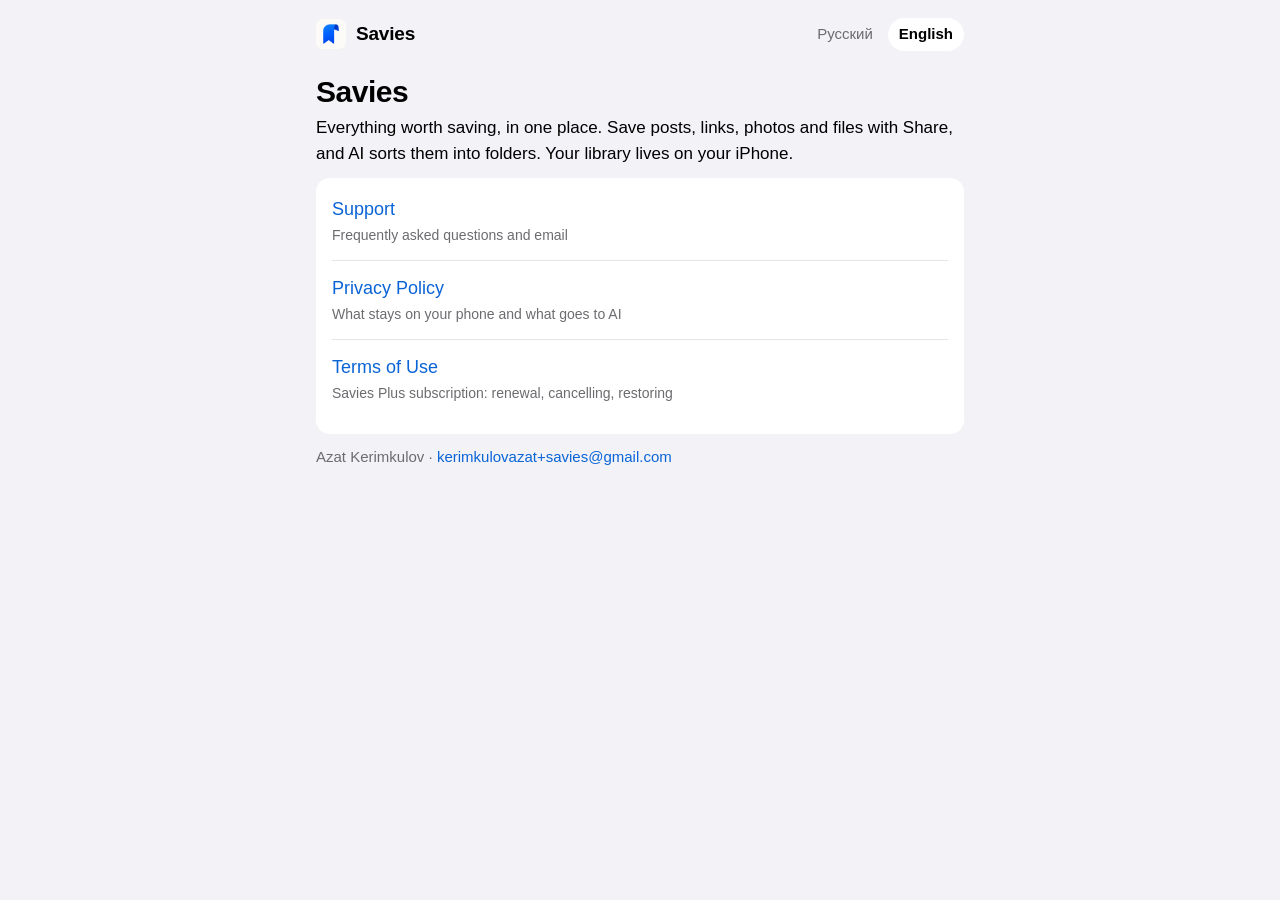
<file: index.html>
<!doctype html>
<html lang="ru">
<head>
<meta charset="utf-8">
<meta name="viewport" content="width=device-width, initial-scale=1, viewport-fit=cover">
<meta name="color-scheme" content="light dark">
<title>Savies</title>
<meta name="description" content="Savies — всё, что хочется сохранить, в одном месте. Savies — everything worth saving, in one place.">
<link rel="icon" href="icon.png">
<link rel="apple-touch-icon" href="icon.png">
<link rel="stylesheet" href="style.css">
<script>
  // Язык — как в приложении: русский для ru и языков Беларуси и Центральной Азии, остальным английский;
  // #ru или #en в адресе — выбран явно.
  (function () {
    var root = document.documentElement;
    var phone = ((navigator.languages && navigator.languages[0]) || navigator.language || '').slice(0, 2).toLowerCase();
    function pick() {
      var h = location.hash.slice(1);
      return h === 'ru' || h === 'en' ? h : ['ru', 'be', 'kk', 'ky', 'uz', 'tg'].indexOf(phone) >= 0 ? 'ru' : 'en';
    }
    function apply() { var l = pick(); root.setAttribute('data-lang', l); root.lang = l; }
    apply();
    addEventListener('hashchange', function () { apply(); scrollTo(0, 0); });
    // на соседнюю страницу — с тем же языком
    addEventListener('click', function (e) {
      var a = e.target.closest && e.target.closest('a[href*=".html"]');
      if (a) a.setAttribute('href', a.getAttribute('href').split('#')[0] + '#' + root.lang);
    });
  })();
</script>
</head>
<body>
<header class="top">
  <a class="brand" href="index.html"><img src="icon.png" alt="">Savies</a>
  <nav class="langs"><a href="#ru" data-lang="ru">Русский</a><a href="#en" data-lang="en">English</a></nav>
</header>
<main>

<article lang="ru">
  <h1>Savies</h1>
  <p>Всё, что хочется сохранить, — в одном месте. Посты, ссылки, фото и файлы сохраняются через «Поделиться», а ИИ раскладывает их по папкам. Библиотека живёт на вашем iPhone.</p>
  <div class="card">
    <ul class="links">
      <li><a href="support.html">Поддержка<small>Ответы на частые вопросы и почта</small></a></li>
      <li><a href="privacy.html">Политика конфиденциальности<small>Что хранится на телефоне и что уходит в ИИ</small></a></li>
      <li><a href="terms.html">Условия использования<small>Подписка Savies Plus: продление, отмена, восстановление</small></a></li>
    </ul>
  </div>
  <p class="muted">Azat Kerimkulov · <a href="mailto:kerimkulovazat%2Bsavies@gmail.com">kerimkulovazat+savies@gmail.com</a></p>
</article>

<article lang="en">
  <h1>Savies</h1>
  <p>Everything worth saving, in one place. Save posts, links, photos and files with Share, and AI sorts them into folders. Your library lives on your iPhone.</p>
  <div class="card">
    <ul class="links">
      <li><a href="support.html">Support<small>Frequently asked questions and email</small></a></li>
      <li><a href="privacy.html">Privacy Policy<small>What stays on your phone and what goes to AI</small></a></li>
      <li><a href="terms.html">Terms of Use<small>Savies Plus subscription: renewal, cancelling, restoring</small></a></li>
    </ul>
  </div>
  <p class="muted">Azat Kerimkulov · <a href="mailto:kerimkulovazat%2Bsavies@gmail.com">kerimkulovazat+savies@gmail.com</a></p>
</article>

</main>
</body>
</html>
</file>
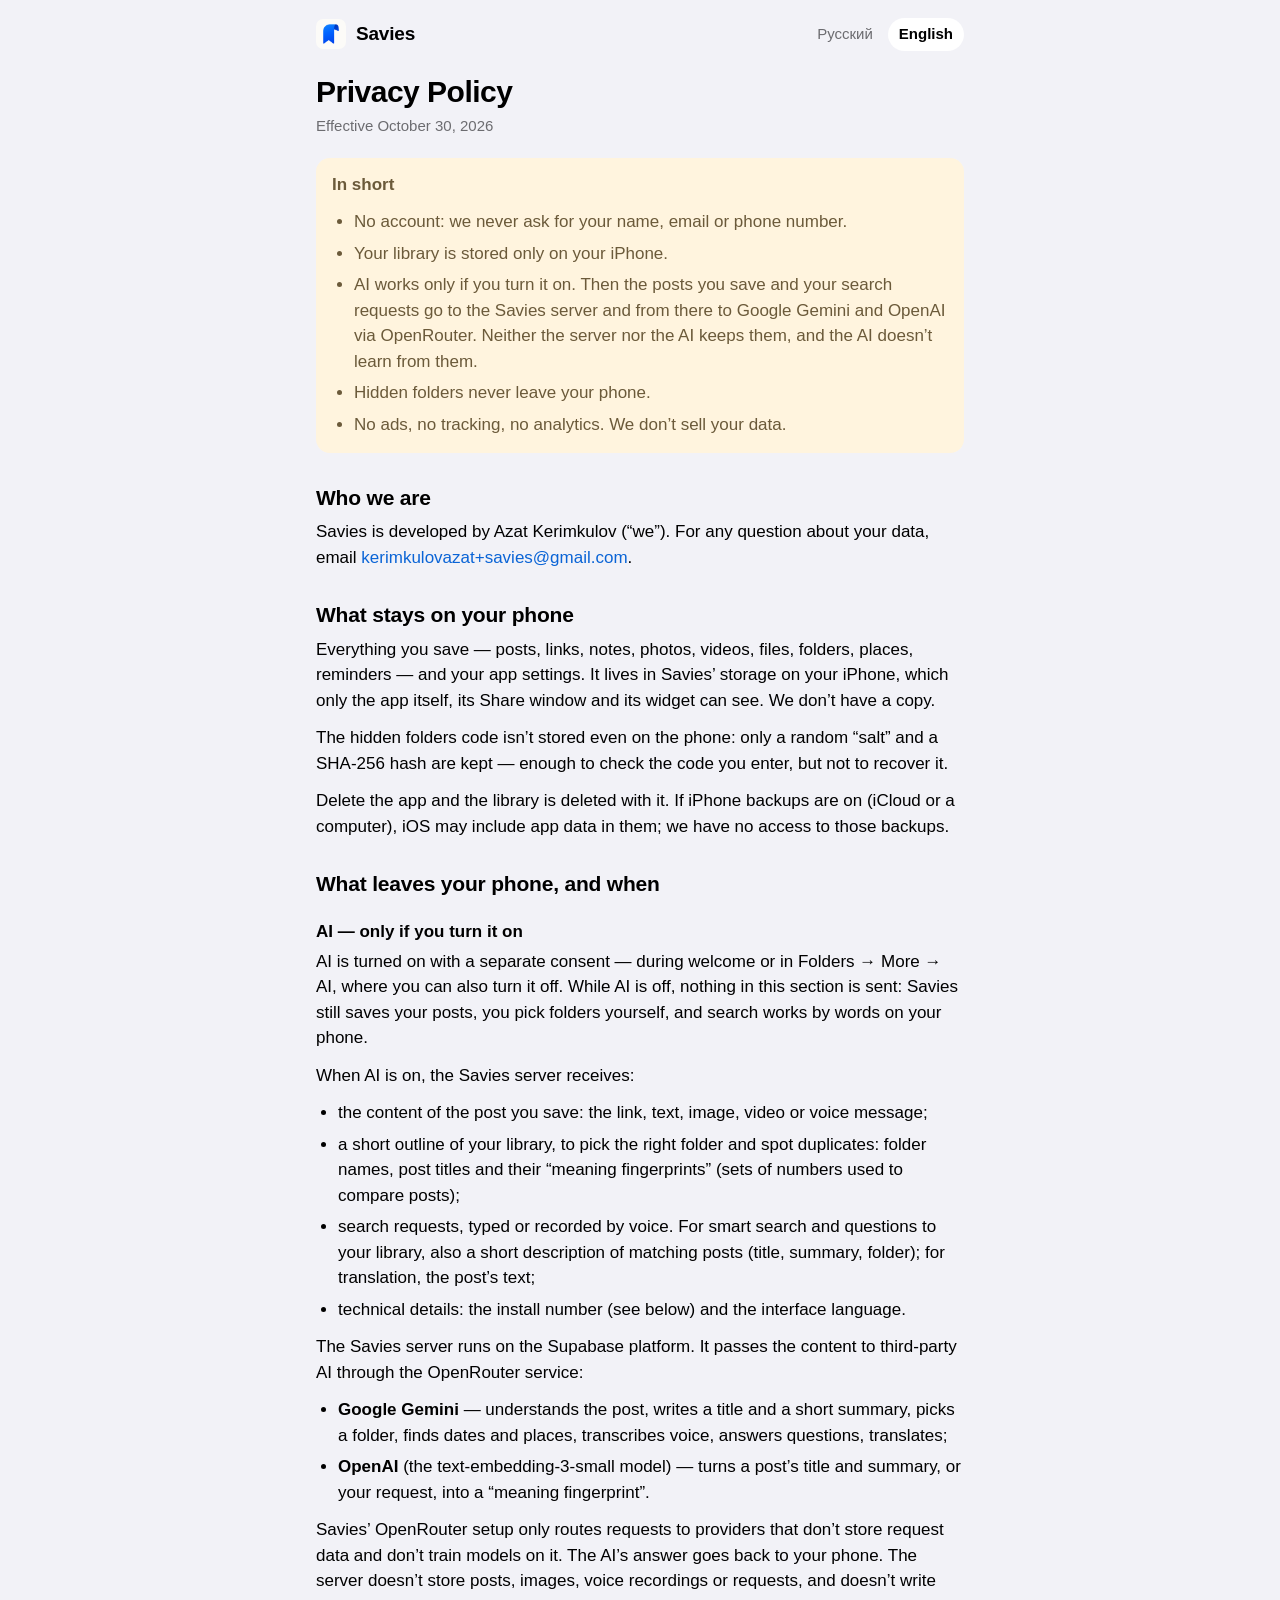
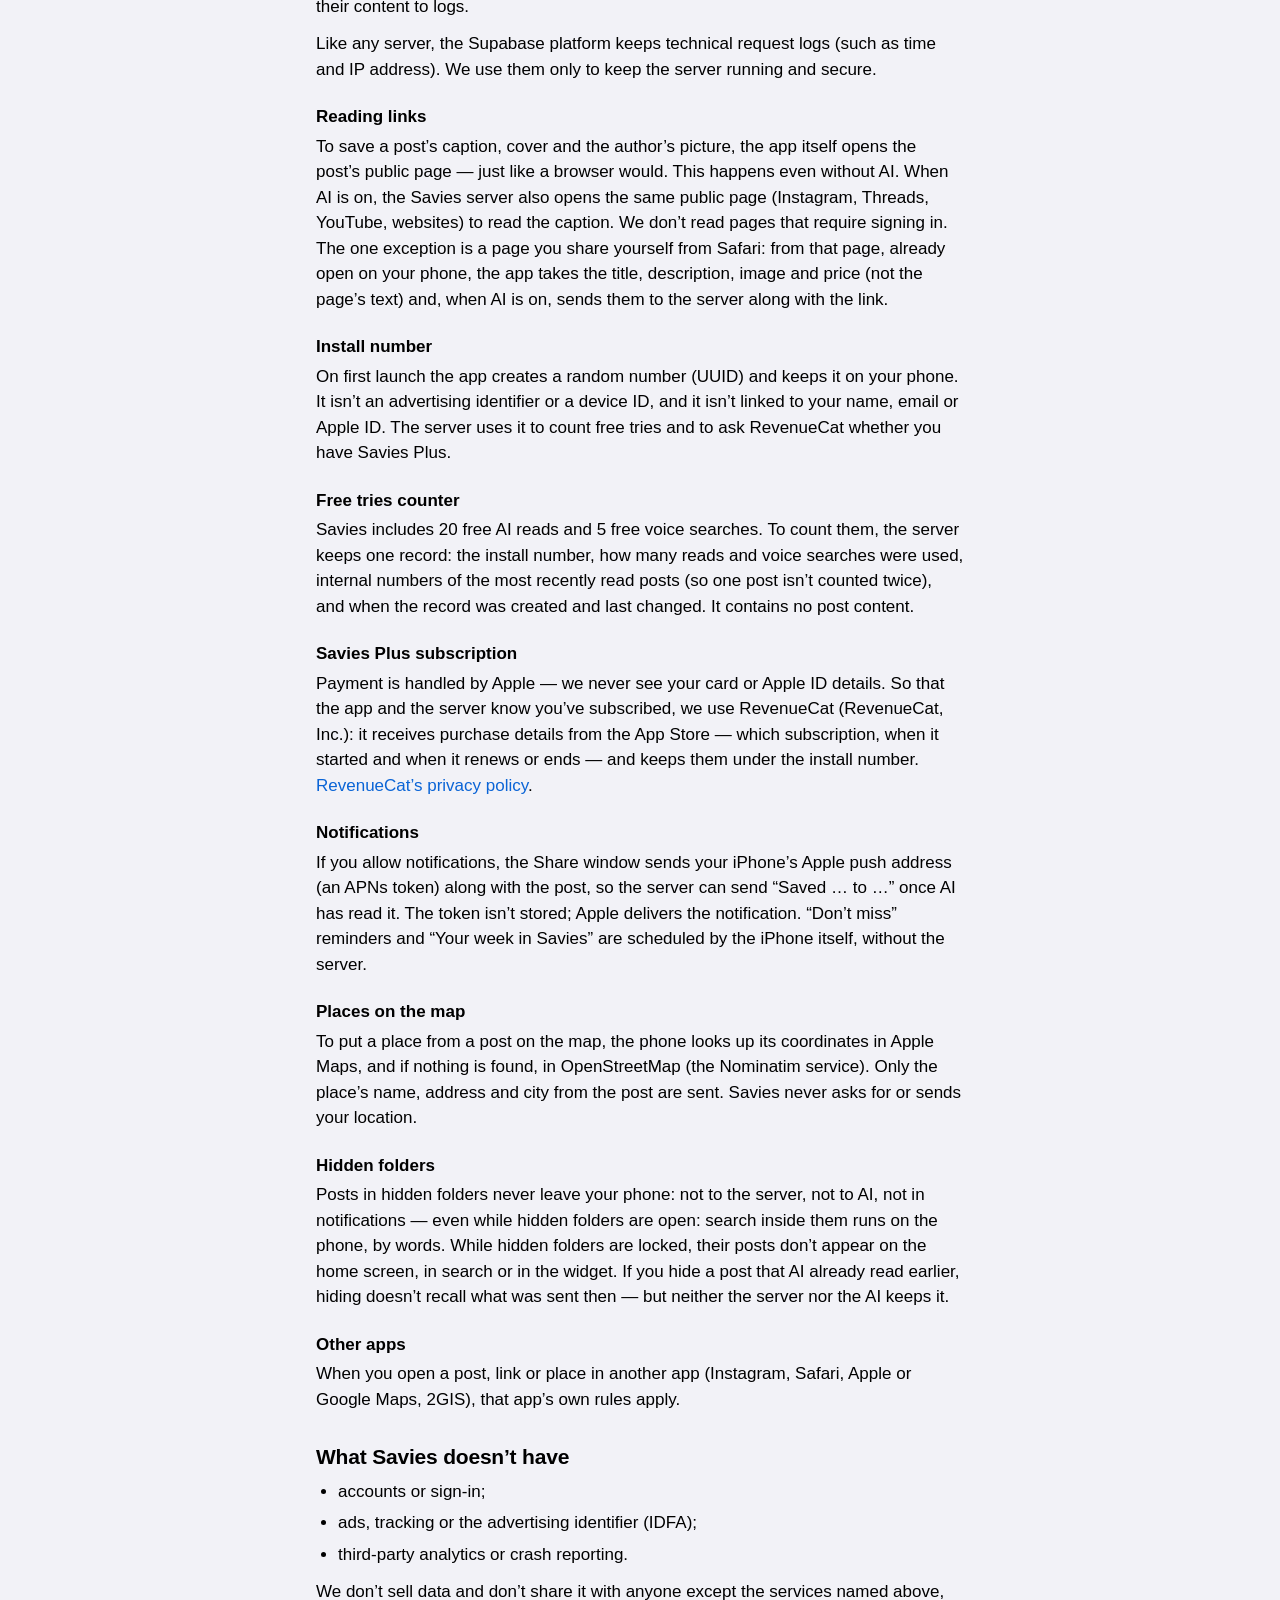
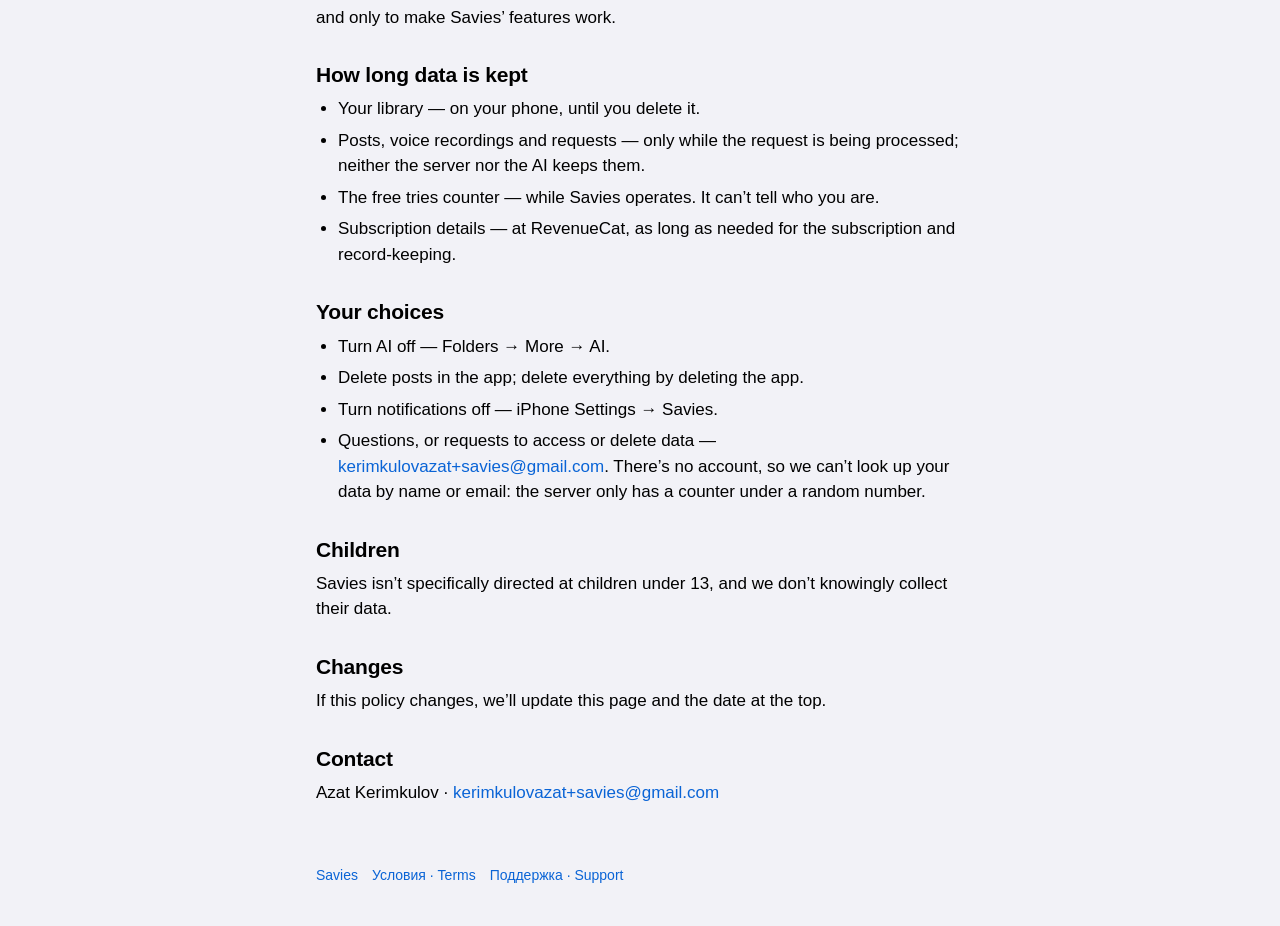
<file: privacy.html>
<!doctype html>
<html lang="ru">
<head>
<meta charset="utf-8">
<meta name="viewport" content="width=device-width, initial-scale=1, viewport-fit=cover">
<meta name="color-scheme" content="light dark">
<title>Savies — Политика конфиденциальности · Privacy Policy</title>
<meta name="description" content="Как Savies обращается с вашими данными. How Savies handles your data.">
<link rel="icon" href="icon.png">
<link rel="apple-touch-icon" href="icon.png">
<link rel="stylesheet" href="style.css">
<script>
  // Язык — как в приложении: русский для ru и языков Беларуси и Центральной Азии, остальным английский;
  // #ru или #en в адресе — выбран явно.
  (function () {
    var root = document.documentElement;
    var phone = ((navigator.languages && navigator.languages[0]) || navigator.language || '').slice(0, 2).toLowerCase();
    function pick() {
      var h = location.hash.slice(1);
      return h === 'ru' || h === 'en' ? h : ['ru', 'be', 'kk', 'ky', 'uz', 'tg'].indexOf(phone) >= 0 ? 'ru' : 'en';
    }
    function apply() { var l = pick(); root.setAttribute('data-lang', l); root.lang = l; }
    apply();
    addEventListener('hashchange', function () { apply(); scrollTo(0, 0); });
    // на соседнюю страницу — с тем же языком
    addEventListener('click', function (e) {
      var a = e.target.closest && e.target.closest('a[href*=".html"]');
      if (a) a.setAttribute('href', a.getAttribute('href').split('#')[0] + '#' + root.lang);
    });
  })();
</script>
</head>
<body>
<header class="top">
  <a class="brand" href="index.html"><img src="icon.png" alt="">Savies</a>
  <nav class="langs"><a href="#ru" data-lang="ru">Русский</a><a href="#en" data-lang="en">English</a></nav>
</header>
<main>

<article lang="ru">
  <h1>Политика конфиденциальности</h1>
  <p class="date">Действует с 30 октября 2026 г.</p>

  <div class="summary">
    <p><strong>Коротко</strong></p>
    <ul>
      <li>Аккаунта нет: мы не спрашиваем ни имени, ни почты, ни телефона.</li>
      <li>Ваша библиотека хранится только на вашем iPhone.</li>
      <li>ИИ работает, только если вы его включили. Тогда посты, которые вы сохраняете, и запросы поиска уходят на сервер Savies и оттуда — в ИИ Google Gemini и OpenAI через OpenRouter. Ни сервер, ни ИИ их не хранят, ИИ на них не учится.</li>
      <li>Скрытые папки не покидают телефон никогда.</li>
      <li>Ни рекламы, ни трекинга, ни аналитики. Мы не продаём ваши данные.</li>
    </ul>
  </div>

  <h2>Кто мы</h2>
  <p>Приложение Savies разрабатывает Azat Kerimkulov (дальше — «мы»). По любым вопросам о данных пишите на <a href="mailto:kerimkulovazat%2Bsavies@gmail.com">kerimkulovazat+savies@gmail.com</a>.</p>

  <h2>Что хранится на телефоне</h2>
  <p>Всё, что вы сохраняете, — посты, ссылки, заметки, фото, видео, файлы, папки, места, напоминания — и настройки приложения. Это лежит в памяти Savies на iPhone; её видят только само приложение, его окно «Поделиться» и виджет. Копии у нас нет.</p>
  <p>Код скрытых папок не хранится даже на телефоне: там лежит только случайная «соль» и хеш SHA-256 — по ним можно проверить введённый код, но нельзя узнать его.</p>
  <p>Удалите приложение — удалится и библиотека. Если на iPhone включены резервные копии (в iCloud или на компьютере), iOS может включать в них данные приложений; к этим копиям у нас доступа нет.</p>

  <h2>Что и когда уходит с телефона</h2>

  <h3>ИИ — только если вы его включили</h3>
  <p>ИИ включается отдельным согласием — в приветствии или в «Папки» → «Ещё» → «ИИ»; там же его можно выключить. Пока ИИ выключен, ничего из этого раздела не отправляется: Savies сохраняет посты, папки вы выбираете сами, поиск идёт по словам на телефоне.</p>
  <p>Когда ИИ включён, на сервер Savies отправляются:</p>
  <ul>
    <li>содержимое поста, который вы сохраняете: ссылка, текст, картинка, видео или голосовое сообщение;</li>
    <li>краткий срез библиотеки — чтобы выбрать подходящую папку и заметить повтор: названия папок, названия постов и их «отпечатки смысла» (наборы чисел, по которым посты сравниваются между собой);</li>
    <li>запросы поиска — текстом или записью голоса. Для умного поиска и вопросов к библиотеке — ещё краткое описание подходящих постов (название, суть, папка); для перевода — текст поста;</li>
    <li>служебное: номер установки (о нём ниже) и язык интерфейса.</li>
  </ul>
  <p>Сервер Savies работает на платформе Supabase. Он передаёт содержимое в сторонний ИИ через сервис OpenRouter:</p>
  <ul>
    <li><strong>Google Gemini</strong> — понимает пост, придумывает название и краткую суть, выбирает папку, находит даты и места, расшифровывает голос, отвечает на вопросы, переводит;</li>
    <li><strong>OpenAI</strong> (модель text-embedding-3-small) — превращает название и суть поста или ваш запрос в «отпечаток смысла».</li>
  </ul>
  <p>Для Savies в OpenRouter включено ограничение: запросы получают только провайдеры, которые не сохраняют данные запросов и не обучают на них модели. Ответ ИИ возвращается на телефон. Сервер не хранит посты, картинки, записи голоса и запросы и не пишет их содержимое в журналы.</p>
  <p>Как у любого сервера, у платформы Supabase есть технические журналы обращений (например, время и IP-адрес). Мы используем их только для того, чтобы сервер работал и был защищён.</p>

  <h3>Чтение ссылок</h3>
  <p>Чтобы сохранить подпись, обложку и аватарку автора, приложение само открывает публичную страницу поста по ссылке — так же, как это сделал бы браузер. Это происходит и без ИИ. Когда ИИ включён, ту же публичную страницу (Instagram, Threads, YouTube, сайты) открывает и сервер Savies, чтобы прочитать подпись. Закрытые страницы, требующие входа, мы не читаем. Исключение — страница, которой вы сами поделились из Safari: с неё, уже открытой у вас, приложение берёт название, описание, картинку и цену (сам текст страницы не читаем) и, если ИИ включён, передаёт их на сервер вместе со ссылкой.</p>

  <h3>Номер установки</h3>
  <p>При первом запуске приложение создаёт случайный номер (UUID) и хранит его на телефоне. Это не рекламный идентификатор и не номер устройства; он не связан с вашим именем, почтой или Apple ID. По нему сервер считает бесплатные пробы и узнаёт у RevenueCat, есть ли у вас Savies Plus.</p>

  <h3>Счётчик бесплатных проб</h3>
  <p>Бесплатно доступны 20 разборов ИИ и 5 голосовых поисков. Чтобы их считать, сервер хранит одну запись: номер установки, сколько разборов и голосовых поисков потрачено, внутренние номера последних разобранных постов (чтобы не засчитать один пост дважды) и время создания и последнего изменения записи. Содержимого постов там нет.</p>

  <h3>Подписка Savies Plus</h3>
  <p>Оплату проводит Apple — данные вашей карты и Apple ID нам не видны. Чтобы приложение и сервер знали, что подписка оформлена, мы используем сервис RevenueCat (RevenueCat, Inc.): он получает от App Store сведения о покупке — какая подписка, когда оформлена, до какого числа действует — и хранит их под номером установки. <a href="https://www.revenuecat.com/privacy">Политика RevenueCat</a>.</p>

  <h3>Уведомления</h3>
  <p>Если вы разрешили уведомления, окно «Поделиться» отправляет вместе с постом адрес вашего iPhone для уведомлений Apple (токен APNs) — чтобы сервер прислал «Сохранил&nbsp;…&nbsp;в&nbsp;…», когда ИИ разберёт пост. Токен не хранится; уведомление доставляет Apple. Напоминания «Не пропустить» и «Неделя в Savies» ставит сам iPhone, без сервера.</p>

  <h3>Места на карте</h3>
  <p>Чтобы поставить место из поста на карту, телефон ищет его координаты в Apple Картах, а если там не нашлось — в OpenStreetMap (сервис Nominatim). Уходит только название места, адрес и город из поста. Ваше местоположение Savies не запрашивает и не отправляет.</p>

  <h3>Скрытые папки</h3>
  <p>Посты из скрытых папок не уходят с телефона никогда: ни на сервер, ни в ИИ, ни в уведомления — и когда скрытые папки открыты, тоже: поиск внутри них идёт по словам на телефоне. Пока скрытые папки закрыты, их посты не видны на главной, в поиске и в виджете. Если вы скрываете пост, который раньше уже разбирал ИИ, скрытие не отзывает то, что ушло тогда, — но ни сервер, ни ИИ этого и не хранят.</p>

  <h3>Другие приложения</h3>
  <p>Когда вы открываете пост, ссылку или место в другом приложении (Instagram, Safari, Apple или Google Карты, 2ГИС), дальше действуют правила этого приложения.</p>

  <h2>Чего в Savies нет</h2>
  <ul>
    <li>аккаунтов и входа;</li>
    <li>рекламы, трекинга и рекламного идентификатора (IDFA);</li>
    <li>сторонней аналитики и сбора отчётов о сбоях.</li>
  </ul>
  <p>Мы не продаём данные и не передаём их никому, кроме сервисов, названных выше, и только для работы функций Savies.</p>

  <h2>Сколько хранится</h2>
  <ul>
    <li>Библиотека — на вашем телефоне, пока вы её не удалите.</li>
    <li>Посты, записи голоса и запросы — только пока обрабатывается запрос; ни сервер, ни ИИ их не сохраняют.</li>
    <li>Счётчик проб — пока работает Savies. По нему нельзя понять, кто вы.</li>
    <li>Сведения о подписке — в RevenueCat, пока они нужны для подписки и учёта.</li>
  </ul>

  <h2>Ваш выбор</h2>
  <ul>
    <li>Выключить ИИ — «Папки» → «Ещё» → «ИИ».</li>
    <li>Удалить посты — в приложении; удалить всё — удалить приложение.</li>
    <li>Отказаться от уведомлений — в «Настройках» iPhone → Savies.</li>
    <li>Вопросы, запросы на доступ к данным или их удаление — на <a href="mailto:kerimkulovazat%2Bsavies@gmail.com">kerimkulovazat+savies@gmail.com</a>. Аккаунта нет, поэтому найти ваши данные по имени или почте мы не можем: на сервере есть только счётчик под случайным номером.</li>
  </ul>

  <h2>Дети</h2>
  <p>Savies не предназначен специально для детей младше 13 лет, и мы сознательно не собираем их данные.</p>

  <h2>Изменения</h2>
  <p>Если политика изменится, мы обновим эту страницу и дату в её начале.</p>

  <h2>Контакты</h2>
  <p>Azat Kerimkulov · <a href="mailto:kerimkulovazat%2Bsavies@gmail.com">kerimkulovazat+savies@gmail.com</a></p>
</article>

<article lang="en">
  <h1>Privacy Policy</h1>
  <p class="date">Effective October 30, 2026</p>

  <div class="summary">
    <p><strong>In short</strong></p>
    <ul>
      <li>No account: we never ask for your name, email or phone number.</li>
      <li>Your library is stored only on your iPhone.</li>
      <li>AI works only if you turn it on. Then the posts you save and your search requests go to the Savies server and from there to Google Gemini and OpenAI via OpenRouter. Neither the server nor the AI keeps them, and the AI doesn’t learn from them.</li>
      <li>Hidden folders never leave your phone.</li>
      <li>No ads, no tracking, no analytics. We don’t sell your data.</li>
    </ul>
  </div>

  <h2>Who we are</h2>
  <p>Savies is developed by Azat Kerimkulov (“we”). For any question about your data, email <a href="mailto:kerimkulovazat%2Bsavies@gmail.com">kerimkulovazat+savies@gmail.com</a>.</p>

  <h2>What stays on your phone</h2>
  <p>Everything you save — posts, links, notes, photos, videos, files, folders, places, reminders — and your app settings. It lives in Savies’ storage on your iPhone, which only the app itself, its Share window and its widget can see. We don’t have a copy.</p>
  <p>The hidden folders code isn’t stored even on the phone: only a random “salt” and a SHA-256 hash are kept — enough to check the code you enter, but not to recover it.</p>
  <p>Delete the app and the library is deleted with it. If iPhone backups are on (iCloud or a computer), iOS may include app data in them; we have no access to those backups.</p>

  <h2>What leaves your phone, and when</h2>

  <h3>AI — only if you turn it on</h3>
  <p>AI is turned on with a separate consent — during welcome or in Folders → More → AI, where you can also turn it off. While AI is off, nothing in this section is sent: Savies still saves your posts, you pick folders yourself, and search works by words on your phone.</p>
  <p>When AI is on, the Savies server receives:</p>
  <ul>
    <li>the content of the post you save: the link, text, image, video or voice message;</li>
    <li>a short outline of your library, to pick the right folder and spot duplicates: folder names, post titles and their “meaning fingerprints” (sets of numbers used to compare posts);</li>
    <li>search requests, typed or recorded by voice. For smart search and questions to your library, also a short description of matching posts (title, summary, folder); for translation, the post’s text;</li>
    <li>technical details: the install number (see below) and the interface language.</li>
  </ul>
  <p>The Savies server runs on the Supabase platform. It passes the content to third-party AI through the OpenRouter service:</p>
  <ul>
    <li><strong>Google Gemini</strong> — understands the post, writes a title and a short summary, picks a folder, finds dates and places, transcribes voice, answers questions, translates;</li>
    <li><strong>OpenAI</strong> (the text-embedding-3-small model) — turns a post’s title and summary, or your request, into a “meaning fingerprint”.</li>
  </ul>
  <p>Savies’ OpenRouter setup only routes requests to providers that don’t store request data and don’t train models on it. The AI’s answer goes back to your phone. The server doesn’t store posts, images, voice recordings or requests, and doesn’t write their content to logs.</p>
  <p>Like any server, the Supabase platform keeps technical request logs (such as time and IP address). We use them only to keep the server running and secure.</p>

  <h3>Reading links</h3>
  <p>To save a post’s caption, cover and the author’s picture, the app itself opens the post’s public page — just like a browser would. This happens even without AI. When AI is on, the Savies server also opens the same public page (Instagram, Threads, YouTube, websites) to read the caption. We don’t read pages that require signing in. The one exception is a page you share yourself from Safari: from that page, already open on your phone, the app takes the title, description, image and price (not the page’s text) and, when AI is on, sends them to the server along with the link.</p>

  <h3>Install number</h3>
  <p>On first launch the app creates a random number (UUID) and keeps it on your phone. It isn’t an advertising identifier or a device ID, and it isn’t linked to your name, email or Apple ID. The server uses it to count free tries and to ask RevenueCat whether you have Savies Plus.</p>

  <h3>Free tries counter</h3>
  <p>Savies includes 20 free AI reads and 5 free voice searches. To count them, the server keeps one record: the install number, how many reads and voice searches were used, internal numbers of the most recently read posts (so one post isn’t counted twice), and when the record was created and last changed. It contains no post content.</p>

  <h3>Savies Plus subscription</h3>
  <p>Payment is handled by Apple — we never see your card or Apple ID details. So that the app and the server know you’ve subscribed, we use RevenueCat (RevenueCat, Inc.): it receives purchase details from the App Store — which subscription, when it started and when it renews or ends — and keeps them under the install number. <a href="https://www.revenuecat.com/privacy">RevenueCat’s privacy policy</a>.</p>

  <h3>Notifications</h3>
  <p>If you allow notifications, the Share window sends your iPhone’s Apple push address (an APNs token) along with the post, so the server can send “Saved&nbsp;…&nbsp;to&nbsp;…” once AI has read it. The token isn’t stored; Apple delivers the notification. “Don’t miss” reminders and “Your week in Savies” are scheduled by the iPhone itself, without the server.</p>

  <h3>Places on the map</h3>
  <p>To put a place from a post on the map, the phone looks up its coordinates in Apple Maps, and if nothing is found, in OpenStreetMap (the Nominatim service). Only the place’s name, address and city from the post are sent. Savies never asks for or sends your location.</p>

  <h3>Hidden folders</h3>
  <p>Posts in hidden folders never leave your phone: not to the server, not to AI, not in notifications — even while hidden folders are open: search inside them runs on the phone, by words. While hidden folders are locked, their posts don’t appear on the home screen, in search or in the widget. If you hide a post that AI already read earlier, hiding doesn’t recall what was sent then — but neither the server nor the AI keeps it.</p>

  <h3>Other apps</h3>
  <p>When you open a post, link or place in another app (Instagram, Safari, Apple or Google Maps, 2GIS), that app’s own rules apply.</p>

  <h2>What Savies doesn’t have</h2>
  <ul>
    <li>accounts or sign-in;</li>
    <li>ads, tracking or the advertising identifier (IDFA);</li>
    <li>third-party analytics or crash reporting.</li>
  </ul>
  <p>We don’t sell data and don’t share it with anyone except the services named above, and only to make Savies’ features work.</p>

  <h2>How long data is kept</h2>
  <ul>
    <li>Your library — on your phone, until you delete it.</li>
    <li>Posts, voice recordings and requests — only while the request is being processed; neither the server nor the AI keeps them.</li>
    <li>The free tries counter — while Savies operates. It can’t tell who you are.</li>
    <li>Subscription details — at RevenueCat, as long as needed for the subscription and record-keeping.</li>
  </ul>

  <h2>Your choices</h2>
  <ul>
    <li>Turn AI off — Folders → More → AI.</li>
    <li>Delete posts in the app; delete everything by deleting the app.</li>
    <li>Turn notifications off — iPhone Settings → Savies.</li>
    <li>Questions, or requests to access or delete data — <a href="mailto:kerimkulovazat%2Bsavies@gmail.com">kerimkulovazat+savies@gmail.com</a>. There’s no account, so we can’t look up your data by name or email: the server only has a counter under a random number.</li>
  </ul>

  <h2>Children</h2>
  <p>Savies isn’t specifically directed at children under 13, and we don’t knowingly collect their data.</p>

  <h2>Changes</h2>
  <p>If this policy changes, we’ll update this page and the date at the top.</p>

  <h2>Contact</h2>
  <p>Azat Kerimkulov · <a href="mailto:kerimkulovazat%2Bsavies@gmail.com">kerimkulovazat+savies@gmail.com</a></p>
</article>

</main>
<footer>
  <a href="index.html">Savies</a><a href="terms.html">Условия · Terms</a><a href="support.html">Поддержка · Support</a>
</footer>
</body>
</html>
</file>
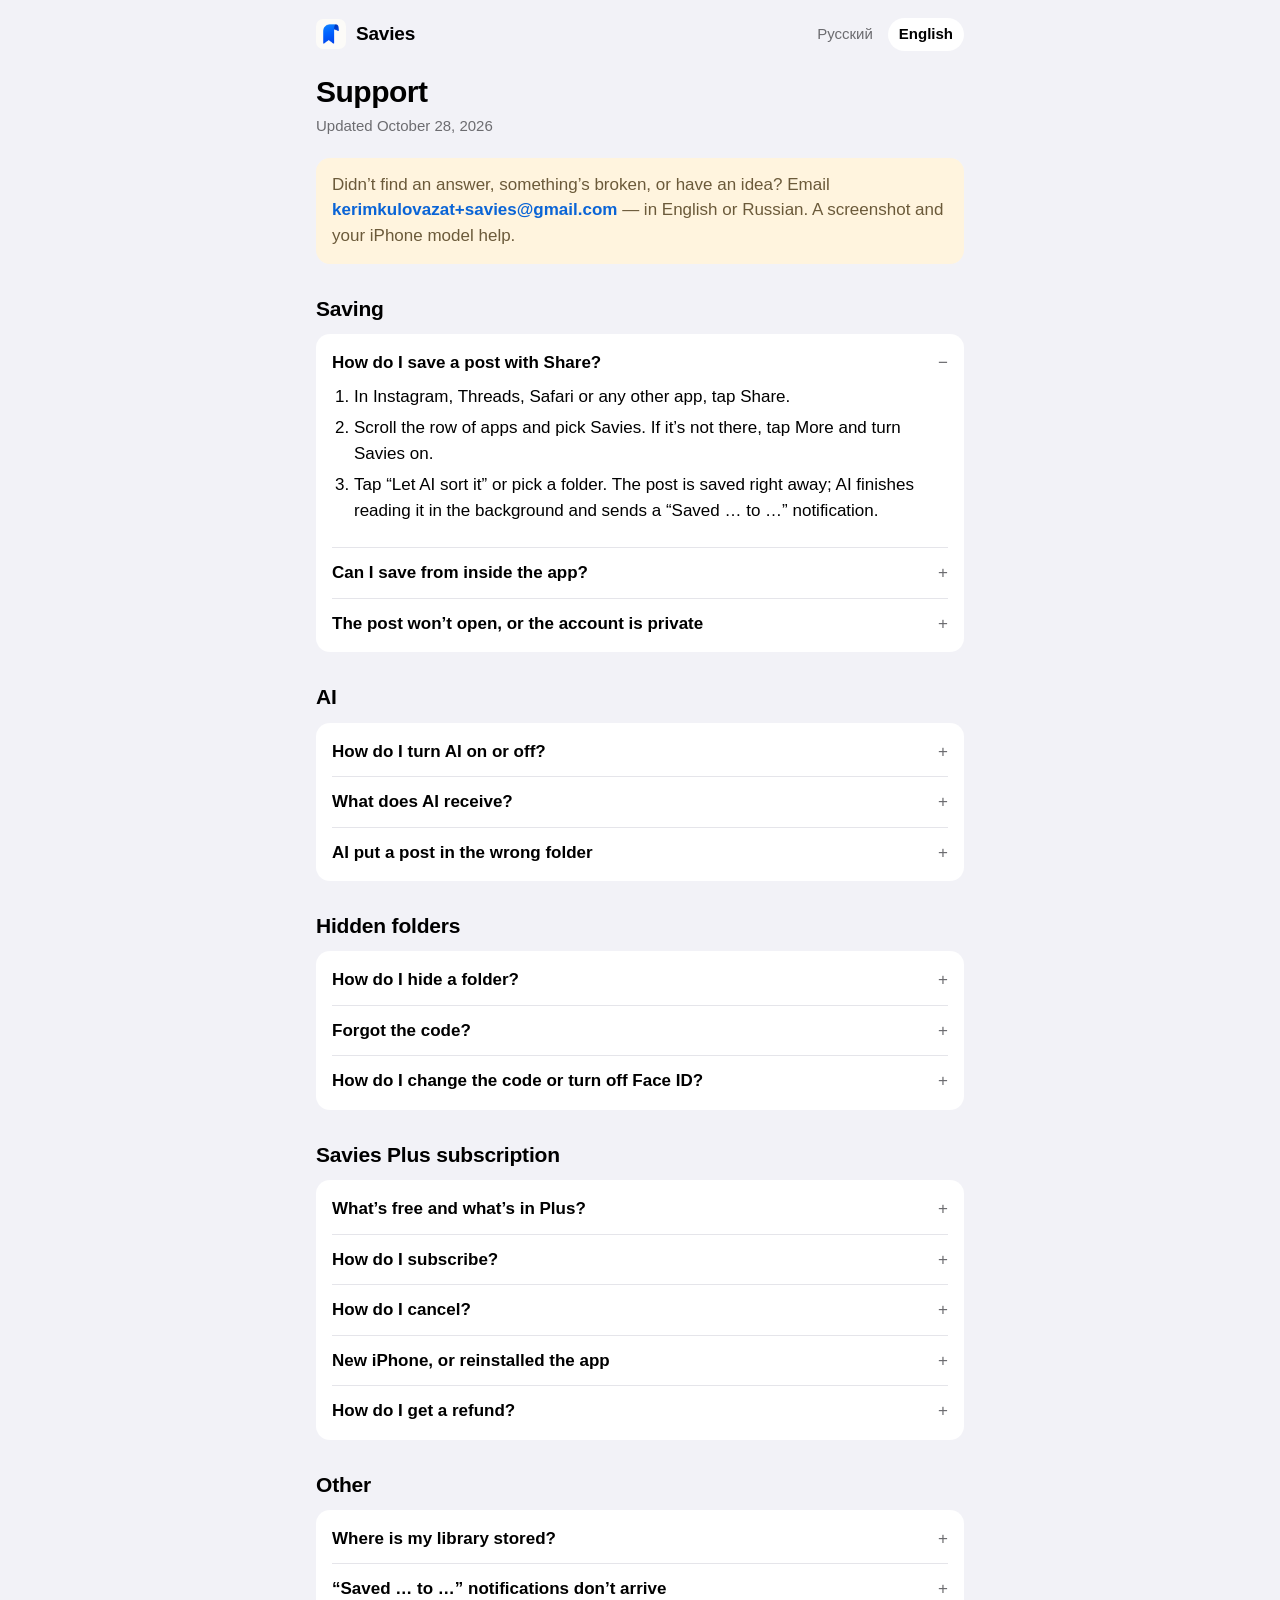
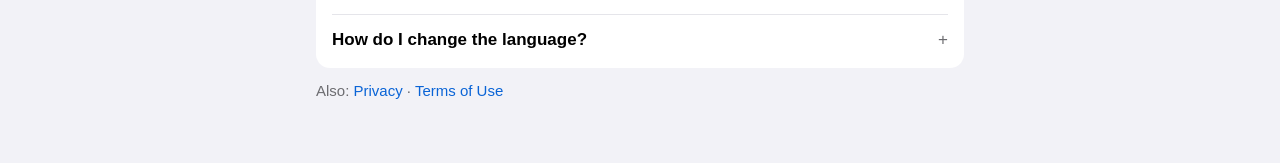
<file: support.html>
<!doctype html>
<html lang="ru">
<head>
<meta charset="utf-8">
<meta name="viewport" content="width=device-width, initial-scale=1, viewport-fit=cover">
<meta name="color-scheme" content="light dark">
<title>Savies — Поддержка · Support</title>
<meta name="description" content="Ответы на частые вопросы о Savies и почта поддержки. Savies FAQ and support email.">
<link rel="icon" href="icon.png">
<link rel="apple-touch-icon" href="icon.png">
<link rel="stylesheet" href="style.css">
<script>
  // Язык — как в приложении: русский для ru и языков Беларуси и Центральной Азии, остальным английский;
  // #ru или #en в адресе — выбран явно.
  (function () {
    var root = document.documentElement;
    var phone = ((navigator.languages && navigator.languages[0]) || navigator.language || '').slice(0, 2).toLowerCase();
    function pick() {
      var h = location.hash.slice(1);
      return h === 'ru' || h === 'en' ? h : ['ru', 'be', 'kk', 'ky', 'uz', 'tg'].indexOf(phone) >= 0 ? 'ru' : 'en';
    }
    function apply() { var l = pick(); root.setAttribute('data-lang', l); root.lang = l; }
    apply();
    addEventListener('hashchange', function () { apply(); scrollTo(0, 0); });
    // на соседнюю страницу — с тем же языком
    addEventListener('click', function (e) {
      var a = e.target.closest && e.target.closest('a[href*=".html"]');
      if (a) a.setAttribute('href', a.getAttribute('href').split('#')[0] + '#' + root.lang);
    });
  })();
</script>
</head>
<body>
<header class="top">
  <a class="brand" href="index.html"><img src="icon.png" alt="">Savies</a>
  <nav class="langs"><a href="#ru" data-lang="ru">Русский</a><a href="#en" data-lang="en">English</a></nav>
</header>
<main>

<article lang="ru">
  <h1>Поддержка</h1>
  <p class="date">Обновлено 28 октября 2026 г.</p>

  <div class="summary">
    <p>Не нашли ответ, что-то не работает или есть идея? Напишите на <a href="mailto:kerimkulovazat%2Bsavies@gmail.com?subject=Savies"><strong>kerimkulovazat+savies@gmail.com</strong></a> — по-русски или по-английски. Если можно, приложите скриншот и модель iPhone.</p>
  </div>

  <h2>Сохранение</h2>
  <div class="card">
    <details open>
      <summary>Как сохранить пост через «Поделиться»?</summary>
      <ol>
        <li>В Instagram, Threads, Safari или любом другом приложении нажмите «Поделиться».</li>
        <li>Пролистайте ряд приложений и выберите Savies. Если его нет — нажмите «Ещё» и включите Savies.</li>
        <li>Нажмите «Пусть ИИ разложит» или выберите папку. Пост сохранится сразу, а ИИ дочитает его в фоне и пришлёт уведомление «Сохранил&nbsp;…&nbsp;в&nbsp;…».</li>
      </ol>
    </details>
    <details>
      <summary>Можно сохранять из самого приложения?</summary>
      <p>Да: нажмите «+» и вставьте ссылку или текст — Savies сам поймёт, что это, — или выберите «Фото и видео» либо «Файл».</p>
    </details>
    <details>
      <summary>Пост не открывается или аккаунт закрытый</summary>
      <p>Сделайте скриншот и добавьте его к сохранёнке: ИИ прочитает его, и он останется, даже если пост удалят. У поста, который не прочитался, есть «Прочитать ещё раз».</p>
    </details>
  </div>

  <h2>ИИ</h2>
  <div class="card">
    <details>
      <summary>Как включить или выключить ИИ?</summary>
      <p>«Папки» → «Ещё» → «ИИ». Без ИИ Savies тоже работает: сохраняет всё, папки вы выбираете сами, поиск идёт по словам.</p>
    </details>
    <details>
      <summary>Что получает ИИ?</summary>
      <p>Только когда ИИ включён: посты, которые вы сохраняете, и запросы поиска. Они уходят на сервер Savies и в ИИ Google Gemini и OpenAI через OpenRouter; никто их не хранит, ИИ на них не учится. Посты из скрытых папок не уходят никогда. Подробнее — в <a href="privacy.html">политике конфиденциальности</a>.</p>
    </details>
    <details>
      <summary>ИИ положил пост не туда</summary>
      <p>Долгое нажатие на пост → «Переместить в…». ИИ выбирает папку по тому, что в ней уже лежит: чем больше постов разложено, тем точнее он угадывает.</p>
    </details>
  </div>

  <h2>Скрытые папки</h2>
  <div class="card">
    <details>
      <summary>Как скрыть папку?</summary>
      <p>Долгое нажатие на папку → «Скрыть папку». В первый раз придумайте код из 4 цифр и, если хотите, включите Face ID. Скрытые папки открываются кнопкой «Скрытые папки» внизу экрана «Папки» и закрываются сами, когда вы выходите из приложения. Их посты не видны на главной, в поиске и виджете и никогда не уходят на сервер.</p>
    </details>
    <details>
      <summary>Забыли код?</summary>
      <p>На экране кода нажмите «Забыли код?», подтвердите кодом-паролем iPhone и придумайте новый код. Папки и посты останутся на месте.</p>
    </details>
    <details>
      <summary>Как сменить код или выключить Face ID?</summary>
      <p>«Папки» → «Ещё» → «Код скрытых папок».</p>
    </details>
  </div>

  <h2>Подписка Savies Plus</h2>
  <div class="card">
    <details>
      <summary>Что бесплатно, а что в Plus?</summary>
      <p>Бесплатно: сохранять сколько угодно, 20 разборов ИИ и 5 голосовых поисков за всё время. С Plus ИИ разбирает все новые посты без счётчика, и открываются голосовой поиск, «Спросить у библиотеки», карта мест, перевод постов и новые скрытые папки. Подписка — на месяц или на год.</p>
    </details>
    <details>
      <summary>Как оформить?</summary>
      <p>Нажмите «✦ Plus» вверху главного экрана или «Папки» → «Ещё» → «Savies Plus».</p>
    </details>
    <details>
      <summary>Как отменить?</summary>
      <p>«Настройки» iPhone → ваше имя → «Подписки» → Savies. Plus работает до конца оплаченного периода.</p>
    </details>
    <details>
      <summary>Новый iPhone или переустановили приложение</summary>
      <p>Откройте окно Savies Plus и нажмите «Восстановить покупки» — с тем же Apple ID, которым оформляли подписку.</p>
    </details>
    <details>
      <summary>Как вернуть деньги?</summary>
      <p>Возвраты оформляет Apple: <a href="https://reportaproblem.apple.com">reportaproblem.apple.com</a>.</p>
    </details>
  </div>

  <h2>Другое</h2>
  <div class="card">
    <details>
      <summary>Где хранится библиотека?</summary>
      <p>Только на вашем iPhone — копии у нас нет. При переходе на новый iPhone она переезжает вместе с данными телефона (резервная копия iCloud или перенос с iPhone на iPhone). Удалите приложение — удалится и библиотека.</p>
    </details>
    <details>
      <summary>Не приходят уведомления «Сохранил&nbsp;…&nbsp;в&nbsp;…»</summary>
      <p>Проверьте, что ИИ включён («Папки» → «Ещё» → «ИИ») и уведомления разрешены: «Настройки» iPhone → Savies → «Уведомления».</p>
    </details>
    <details>
      <summary>Как сменить язык?</summary>
      <p>Savies говорит на языке телефона. Сменить только для Savies: «Настройки» iPhone → Savies → «Язык».</p>
    </details>
  </div>

  <p class="muted">Ещё: <a href="privacy.html">Конфиденциальность</a> · <a href="terms.html">Условия использования</a></p>
</article>

<article lang="en">
  <h1>Support</h1>
  <p class="date">Updated October 28, 2026</p>

  <div class="summary">
    <p>Didn’t find an answer, something’s broken, or have an idea? Email <a href="mailto:kerimkulovazat%2Bsavies@gmail.com?subject=Savies"><strong>kerimkulovazat+savies@gmail.com</strong></a> — in English or Russian. A screenshot and your iPhone model help.</p>
  </div>

  <h2>Saving</h2>
  <div class="card">
    <details open>
      <summary>How do I save a post with Share?</summary>
      <ol>
        <li>In Instagram, Threads, Safari or any other app, tap Share.</li>
        <li>Scroll the row of apps and pick Savies. If it’s not there, tap More and turn Savies on.</li>
        <li>Tap “Let AI sort it” or pick a folder. The post is saved right away; AI finishes reading it in the background and sends a “Saved&nbsp;…&nbsp;to&nbsp;…” notification.</li>
      </ol>
    </details>
    <details>
      <summary>Can I save from inside the app?</summary>
      <p>Yes: tap “+” and paste a link or text — Savies figures out what it is — or choose Photos &amp; videos or File.</p>
    </details>
    <details>
      <summary>The post won’t open, or the account is private</summary>
      <p>Take a screenshot and add it to the save: AI will read it, and it stays even if the post is deleted. A post that couldn’t be read has a “Read again” option.</p>
    </details>
  </div>

  <h2>AI</h2>
  <div class="card">
    <details>
      <summary>How do I turn AI on or off?</summary>
      <p>Folders → More → AI. Savies works without AI too: it saves everything, you pick folders yourself, and search works by words.</p>
    </details>
    <details>
      <summary>What does AI receive?</summary>
      <p>Only when AI is on: the posts you save and your search requests. They go to the Savies server and to Google Gemini and OpenAI via OpenRouter; nobody keeps them, and the AI doesn’t learn from them. Posts in hidden folders are never sent. More in the <a href="privacy.html">Privacy Policy</a>.</p>
    </details>
    <details>
      <summary>AI put a post in the wrong folder</summary>
      <p>Long-press the post → “Move to…”. AI picks a folder by what’s already in it: the more posts are sorted, the better it guesses.</p>
    </details>
  </div>

  <h2>Hidden folders</h2>
  <div class="card">
    <details>
      <summary>How do I hide a folder?</summary>
      <p>Long-press a folder → Hide folder. The first time, create a 4-digit code and, if you like, turn on Face ID. Open hidden folders with the Hidden folders button at the bottom of Folders; they lock again when you leave the app. Their posts don’t appear on the home screen, in search or in the widget, and are never sent to the server.</p>
    </details>
    <details>
      <summary>Forgot the code?</summary>
      <p>On the code screen, tap “Forgot code?”, confirm with your iPhone passcode and create a new code. Your folders and posts stay where they are.</p>
    </details>
    <details>
      <summary>How do I change the code or turn off Face ID?</summary>
      <p>Folders → More → Hidden folders code.</p>
    </details>
  </div>

  <h2>Savies Plus subscription</h2>
  <div class="card">
    <details>
      <summary>What’s free and what’s in Plus?</summary>
      <p>Free: save as much as you like, plus 20 AI reads and 5 voice searches in total. With Plus, AI reads every new post with no counter, and you get voice search, Ask your library, the places map, post translation and new hidden folders. Choose a monthly or yearly plan.</p>
    </details>
    <details>
      <summary>How do I subscribe?</summary>
      <p>Tap “✦ Plus” at the top of the home screen, or Folders → More → Savies Plus.</p>
    </details>
    <details>
      <summary>How do I cancel?</summary>
      <p>iPhone Settings → your name → Subscriptions → Savies. Plus keeps working until the end of the paid period.</p>
    </details>
    <details>
      <summary>New iPhone, or reinstalled the app</summary>
      <p>Open the Savies Plus screen and tap Restore — using the Apple ID you subscribed with.</p>
    </details>
    <details>
      <summary>How do I get a refund?</summary>
      <p>Refunds are handled by Apple: <a href="https://reportaproblem.apple.com">reportaproblem.apple.com</a>.</p>
    </details>
  </div>

  <h2>Other</h2>
  <div class="card">
    <details>
      <summary>Where is my library stored?</summary>
      <p>Only on your iPhone — we don’t have a copy. When you move to a new iPhone, it moves with your phone’s data (iCloud backup or iPhone-to-iPhone transfer). Delete the app and the library is deleted too.</p>
    </details>
    <details>
      <summary>“Saved&nbsp;…&nbsp;to&nbsp;…” notifications don’t arrive</summary>
      <p>Check that AI is on (Folders → More → AI) and notifications are allowed: iPhone Settings → Savies → Notifications.</p>
    </details>
    <details>
      <summary>How do I change the language?</summary>
      <p>Savies follows your phone’s language. To change it just for Savies: iPhone Settings → Savies → Language.</p>
    </details>
  </div>

  <p class="muted">Also: <a href="privacy.html">Privacy</a> · <a href="terms.html">Terms of Use</a></p>
</article>

</main>
</body>
</html>
</file>
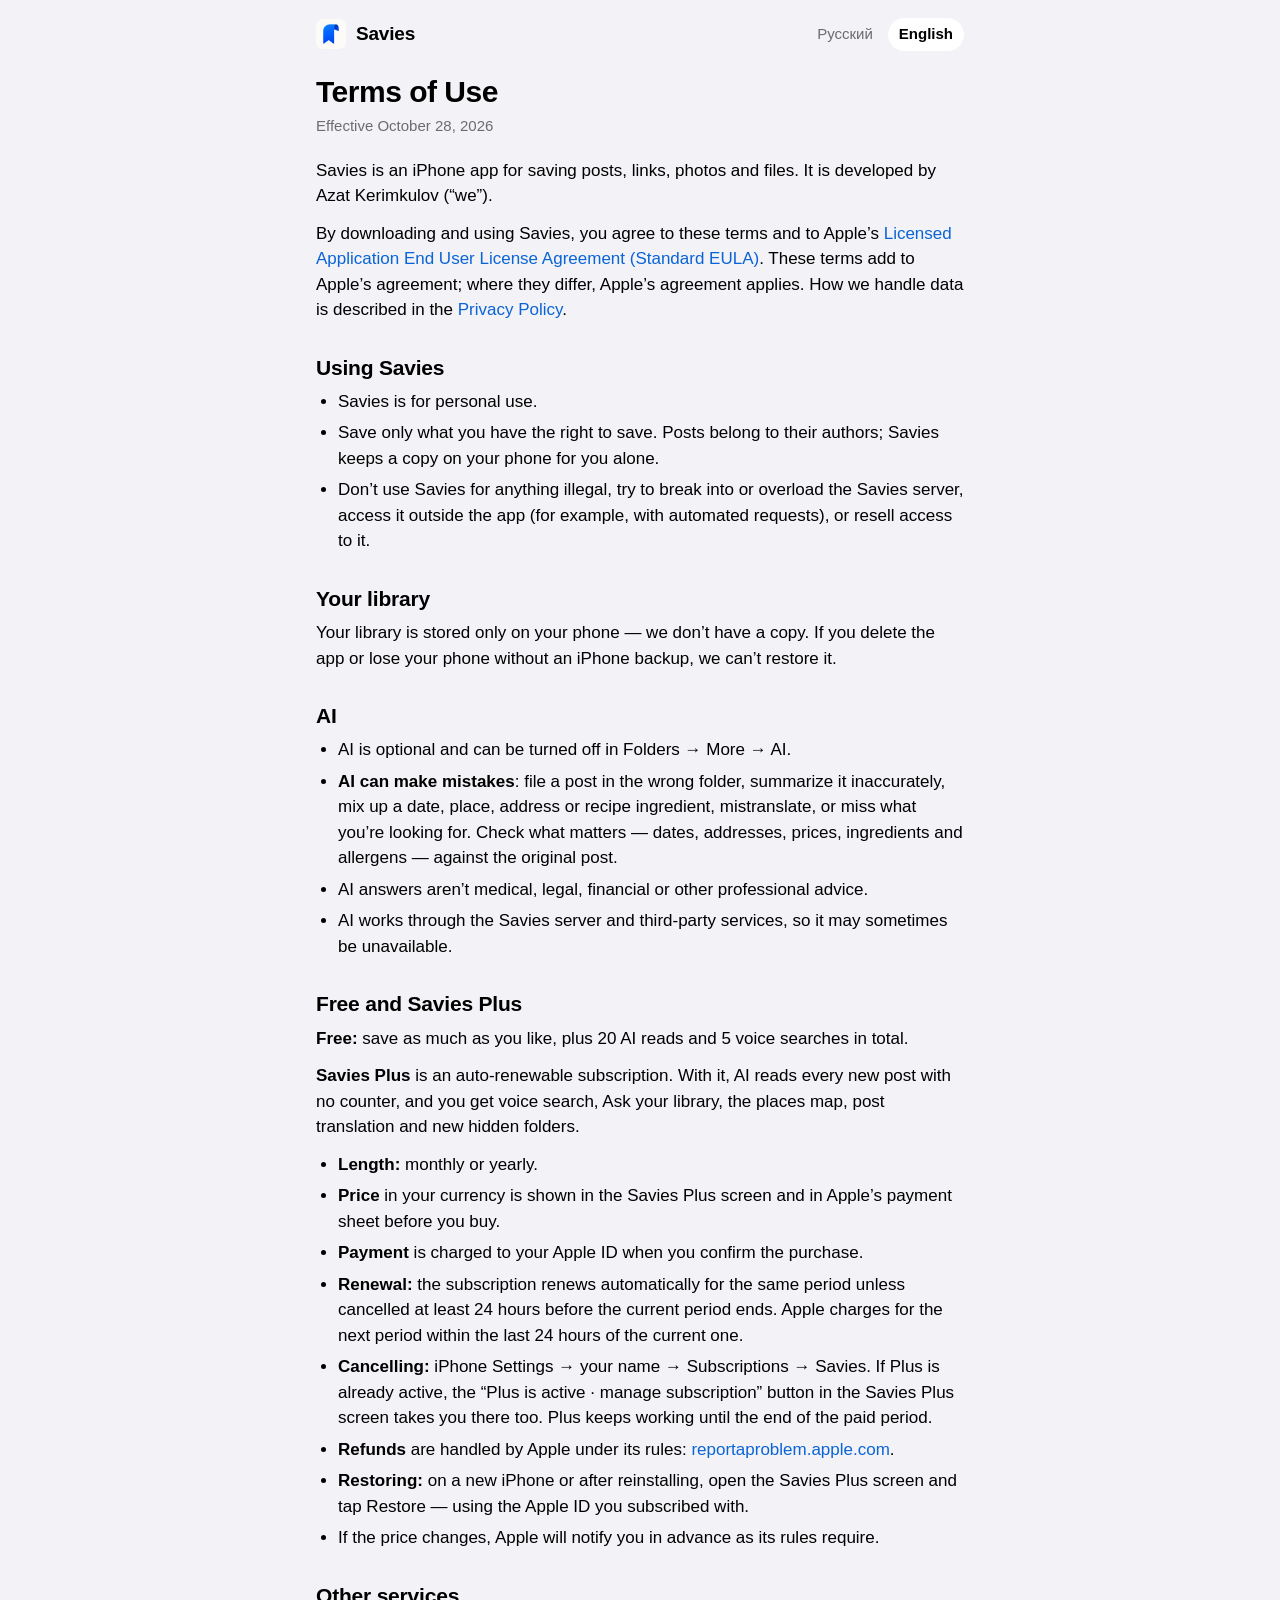
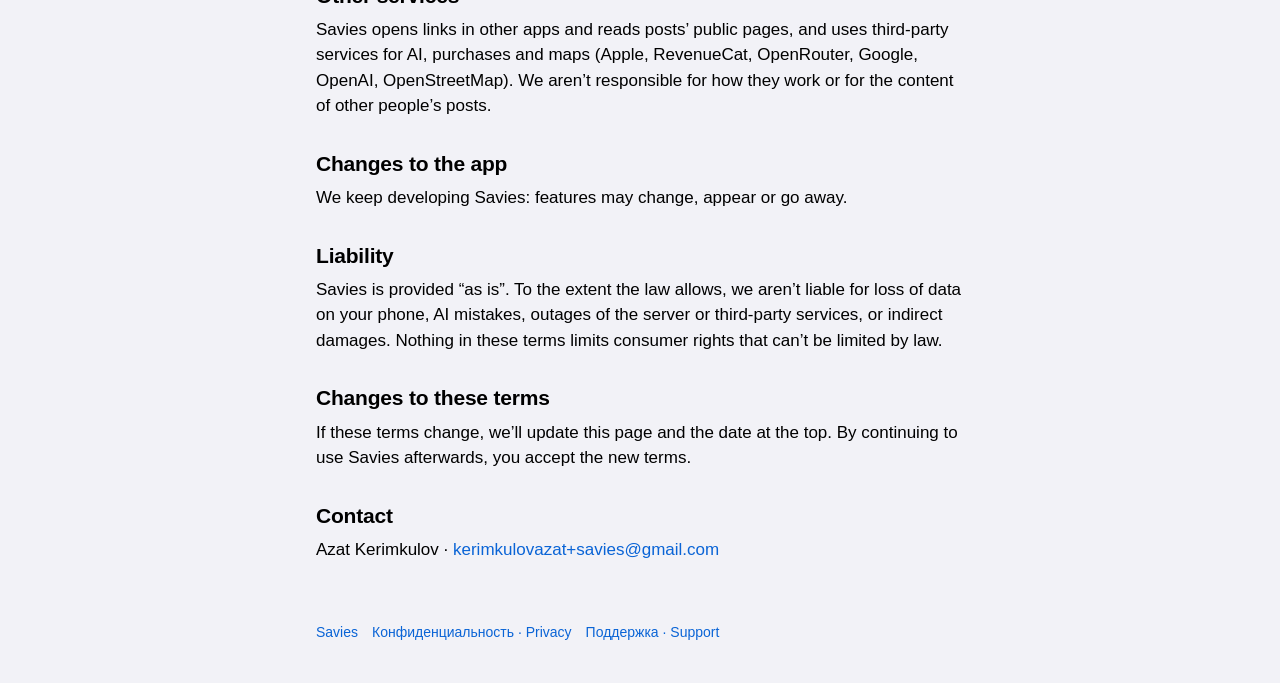
<file: terms.html>
<!doctype html>
<html lang="ru">
<head>
<meta charset="utf-8">
<meta name="viewport" content="width=device-width, initial-scale=1, viewport-fit=cover">
<meta name="color-scheme" content="light dark">
<title>Savies — Условия использования · Terms of Use</title>
<meta name="description" content="Условия использования Savies и подписки Savies Plus. Terms of Use for Savies and Savies Plus.">
<link rel="icon" href="icon.png">
<link rel="apple-touch-icon" href="icon.png">
<link rel="stylesheet" href="style.css">
<script>
  // Язык — как в приложении: русский для ru и языков Беларуси и Центральной Азии, остальным английский;
  // #ru или #en в адресе — выбран явно.
  (function () {
    var root = document.documentElement;
    var phone = ((navigator.languages && navigator.languages[0]) || navigator.language || '').slice(0, 2).toLowerCase();
    function pick() {
      var h = location.hash.slice(1);
      return h === 'ru' || h === 'en' ? h : ['ru', 'be', 'kk', 'ky', 'uz', 'tg'].indexOf(phone) >= 0 ? 'ru' : 'en';
    }
    function apply() { var l = pick(); root.setAttribute('data-lang', l); root.lang = l; }
    apply();
    addEventListener('hashchange', function () { apply(); scrollTo(0, 0); });
    // на соседнюю страницу — с тем же языком
    addEventListener('click', function (e) {
      var a = e.target.closest && e.target.closest('a[href*=".html"]');
      if (a) a.setAttribute('href', a.getAttribute('href').split('#')[0] + '#' + root.lang);
    });
  })();
</script>
</head>
<body>
<header class="top">
  <a class="brand" href="index.html"><img src="icon.png" alt="">Savies</a>
  <nav class="langs"><a href="#ru" data-lang="ru">Русский</a><a href="#en" data-lang="en">English</a></nav>
</header>
<main>

<article lang="ru">
  <h1>Условия использования</h1>
  <p class="date">Действуют с 28 октября 2026 г.</p>

  <p>Savies — приложение для iPhone, в которое сохраняют посты, ссылки, фото и файлы. Его разрабатывает Azat Kerimkulov (дальше — «мы»).</p>
  <p>Скачивая и используя Savies, вы соглашаетесь с этими условиями и со <a href="https://www.apple.com/legal/internet-services/itunes/dev/stdeula/">Стандартным лицензионным соглашением Apple для приложений (Licensed Application End User License Agreement)</a>. Эти условия дополняют соглашение Apple; если в чём-то они расходятся, действует соглашение Apple. Как мы обращаемся с данными — в <a href="privacy.html">политике конфиденциальности</a>.</p>

  <h2>Как пользоваться</h2>
  <ul>
    <li>Savies — для личного пользования.</li>
    <li>Сохраняйте то, что вы вправе сохранять. Права на посты принадлежат их авторам; Savies хранит копию у вас на телефоне только для вас.</li>
    <li>Нельзя использовать Savies для незаконных целей, пытаться взломать или перегрузить сервер Savies, обращаться к нему в обход приложения (например, автоматическими запросами) или перепродавать доступ к нему.</li>
  </ul>

  <h2>Ваша библиотека</h2>
  <p>Библиотека хранится только на вашем телефоне — копии у нас нет. Если удалить приложение или потерять телефон без резервной копии iPhone, восстановить библиотеку мы не сможем.</p>

  <h2>ИИ</h2>
  <ul>
    <li>ИИ включается по вашему желанию и выключается в «Папки» → «Ещё» → «ИИ».</li>
    <li><strong>ИИ может ошибаться</strong>: положить пост не в ту папку, неточно пересказать его, перепутать дату, место, адрес или продукт в рецепте, неточно перевести, не найти нужное. Важное — даты, адреса, цены, состав и аллергены — проверяйте по самому посту.</li>
    <li>Ответы ИИ — не медицинский, юридический, финансовый или другой профессиональный совет.</li>
    <li>ИИ работает через сервер Savies и сторонние сервисы, поэтому иногда может быть недоступен.</li>
  </ul>

  <h2>Бесплатно и Savies Plus</h2>
  <p><strong>Бесплатно:</strong> сохранять сколько угодно, 20 разборов ИИ и 5 голосовых поисков за всё время.</p>
  <p><strong>Savies Plus</strong> — автоматически продлеваемая подписка. С ней ИИ разбирает все новые посты без счётчика, и открываются голосовой поиск, «Спросить у библиотеки», карта мест, перевод постов и новые скрытые папки.</p>
  <ul>
    <li><strong>Сроки:</strong> месяц или год.</li>
    <li><strong>Цена</strong> в вашей валюте видна в окне Savies Plus и в окне оплаты Apple до покупки.</li>
    <li><strong>Оплата</strong> списывается с вашего Apple ID, когда вы подтверждаете покупку.</li>
    <li><strong>Продление:</strong> подписка продлевается сама на такой же срок, если не отменить её хотя бы за 24 часа до конца текущего периода. Плату за следующий период Apple списывает в последние 24 часа текущего.</li>
    <li><strong>Отмена:</strong> «Настройки» iPhone → ваше имя → «Подписки» → Savies. Если Plus уже подключён, туда же ведёт кнопка «Plus подключён · управлять подпиской» в окне Savies Plus. Plus работает до конца оплаченного периода.</li>
    <li><strong>Возврат</strong> оформляет Apple по своим правилам: <a href="https://reportaproblem.apple.com">reportaproblem.apple.com</a>.</li>
    <li><strong>Восстановление:</strong> на новом iPhone или после переустановки откройте окно Savies Plus и нажмите «Восстановить покупки» — с тем же Apple ID, которым оформляли подписку.</li>
    <li>Если цена изменится, Apple предупредит заранее, как требуют её правила.</li>
  </ul>

  <h2>Другие сервисы</h2>
  <p>Savies открывает ссылки в других приложениях и читает публичные страницы постов, а для ИИ, покупок и карт использует сторонние сервисы (Apple, RevenueCat, OpenRouter, Google, OpenAI, OpenStreetMap). Мы не отвечаем за их работу и за содержимое чужих постов.</p>

  <h2>Изменения в приложении</h2>
  <p>Мы развиваем Savies: функции могут меняться, появляться и исчезать.</p>

  <h2>Ответственность</h2>
  <p>Savies предоставляется «как есть». В пределах, которые разрешает закон, мы не отвечаем за потерю данных на телефоне, ошибки ИИ, перебои в работе сервера и сторонних сервисов, а также за косвенный ущерб. Ничто в этих условиях не ограничивает права потребителя, которые по закону ограничить нельзя.</p>

  <h2>Изменения условий</h2>
  <p>Если условия изменятся, мы обновим эту страницу и дату в её начале. Продолжая пользоваться Savies после этого, вы принимаете новые условия.</p>

  <h2>Контакты</h2>
  <p>Azat Kerimkulov · <a href="mailto:kerimkulovazat%2Bsavies@gmail.com">kerimkulovazat+savies@gmail.com</a></p>
</article>

<article lang="en">
  <h1>Terms of Use</h1>
  <p class="date">Effective October 28, 2026</p>

  <p>Savies is an iPhone app for saving posts, links, photos and files. It is developed by Azat Kerimkulov (“we”).</p>
  <p>By downloading and using Savies, you agree to these terms and to Apple’s <a href="https://www.apple.com/legal/internet-services/itunes/dev/stdeula/">Licensed Application End User License Agreement (Standard EULA)</a>. These terms add to Apple’s agreement; where they differ, Apple’s agreement applies. How we handle data is described in the <a href="privacy.html">Privacy Policy</a>.</p>

  <h2>Using Savies</h2>
  <ul>
    <li>Savies is for personal use.</li>
    <li>Save only what you have the right to save. Posts belong to their authors; Savies keeps a copy on your phone for you alone.</li>
    <li>Don’t use Savies for anything illegal, try to break into or overload the Savies server, access it outside the app (for example, with automated requests), or resell access to it.</li>
  </ul>

  <h2>Your library</h2>
  <p>Your library is stored only on your phone — we don’t have a copy. If you delete the app or lose your phone without an iPhone backup, we can’t restore it.</p>

  <h2>AI</h2>
  <ul>
    <li>AI is optional and can be turned off in Folders → More → AI.</li>
    <li><strong>AI can make mistakes</strong>: file a post in the wrong folder, summarize it inaccurately, mix up a date, place, address or recipe ingredient, mistranslate, or miss what you’re looking for. Check what matters — dates, addresses, prices, ingredients and allergens — against the original post.</li>
    <li>AI answers aren’t medical, legal, financial or other professional advice.</li>
    <li>AI works through the Savies server and third-party services, so it may sometimes be unavailable.</li>
  </ul>

  <h2>Free and Savies Plus</h2>
  <p><strong>Free:</strong> save as much as you like, plus 20 AI reads and 5 voice searches in total.</p>
  <p><strong>Savies Plus</strong> is an auto-renewable subscription. With it, AI reads every new post with no counter, and you get voice search, Ask your library, the places map, post translation and new hidden folders.</p>
  <ul>
    <li><strong>Length:</strong> monthly or yearly.</li>
    <li><strong>Price</strong> in your currency is shown in the Savies Plus screen and in Apple’s payment sheet before you buy.</li>
    <li><strong>Payment</strong> is charged to your Apple ID when you confirm the purchase.</li>
    <li><strong>Renewal:</strong> the subscription renews automatically for the same period unless cancelled at least 24 hours before the current period ends. Apple charges for the next period within the last 24 hours of the current one.</li>
    <li><strong>Cancelling:</strong> iPhone Settings → your name → Subscriptions → Savies. If Plus is already active, the “Plus is active · manage subscription” button in the Savies Plus screen takes you there too. Plus keeps working until the end of the paid period.</li>
    <li><strong>Refunds</strong> are handled by Apple under its rules: <a href="https://reportaproblem.apple.com">reportaproblem.apple.com</a>.</li>
    <li><strong>Restoring:</strong> on a new iPhone or after reinstalling, open the Savies Plus screen and tap Restore — using the Apple ID you subscribed with.</li>
    <li>If the price changes, Apple will notify you in advance as its rules require.</li>
  </ul>

  <h2>Other services</h2>
  <p>Savies opens links in other apps and reads posts’ public pages, and uses third-party services for AI, purchases and maps (Apple, RevenueCat, OpenRouter, Google, OpenAI, OpenStreetMap). We aren’t responsible for how they work or for the content of other people’s posts.</p>

  <h2>Changes to the app</h2>
  <p>We keep developing Savies: features may change, appear or go away.</p>

  <h2>Liability</h2>
  <p>Savies is provided “as is”. To the extent the law allows, we aren’t liable for loss of data on your phone, AI mistakes, outages of the server or third-party services, or indirect damages. Nothing in these terms limits consumer rights that can’t be limited by law.</p>

  <h2>Changes to these terms</h2>
  <p>If these terms change, we’ll update this page and the date at the top. By continuing to use Savies afterwards, you accept the new terms.</p>

  <h2>Contact</h2>
  <p>Azat Kerimkulov · <a href="mailto:kerimkulovazat%2Bsavies@gmail.com">kerimkulovazat+savies@gmail.com</a></p>
</article>

</main>
<footer>
  <a href="index.html">Savies</a><a href="privacy.html">Конфиденциальность · Privacy</a><a href="support.html">Поддержка · Support</a>
</footer>
</body>
</html>
</file>
<file: style.css>
/* Страницы Savies: политика, условия, поддержка. Цвета — как в приложении (lib/ui/theme.dart),
   тема — по системе, ширина — под телефон. Без внешних шрифтов и скриптов. */
:root {
  color-scheme: light dark;
  --bg: #F2F2F7;
  --card: #FFFFFF;
  --text: #000000;
  --secondary: #6C6C70;
  --separator: #E5E5EA;
  --accent: #0A64D6;
  --warm: #FFF4DE;
  --warm-text: #6B5A3A;
}

@media (prefers-color-scheme: dark) {
  :root {
    --bg: #18191B;
    --card: #242528;
    --text: #F2F2F3;
    --secondary: #9C9EA3;
    --separator: #3A3C40;
    --accent: #4C9BFF;
    --warm: #3A3122;
    --warm-text: #E6CFA2;
  }
}

* { box-sizing: border-box; }

html { -webkit-text-size-adjust: 100%; }

body {
  margin: 0;
  background: var(--bg);
  color: var(--text);
  font: 17px/1.5 -apple-system, BlinkMacSystemFont, "SF Pro Text", "Segoe UI", Roboto, "Helvetica Neue", Arial, sans-serif;
  padding: env(safe-area-inset-top) env(safe-area-inset-right) env(safe-area-inset-bottom) env(safe-area-inset-left);
}

a { color: var(--accent); text-decoration: none; }
a:hover { text-decoration: underline; }

.top {
  max-width: 680px;
  margin: 0 auto;
  padding: 18px 16px 6px;
  display: flex;
  align-items: center;
  justify-content: space-between;
  gap: 12px;
}

.brand {
  display: flex;
  align-items: center;
  gap: 10px;
  color: var(--text);
  font-weight: 700;
  font-size: 19px;
  letter-spacing: -0.2px;
}
.brand:hover { text-decoration: none; }
.brand img { width: 30px; height: 30px; border-radius: 7px; }

.langs { display: flex; gap: 4px; font-size: 15px; }
.langs a {
  padding: 5px 11px;
  border-radius: 999px;
  color: var(--secondary);
}
.langs a:hover { text-decoration: none; }
html[data-lang="ru"] .langs a[data-lang="ru"],
html[data-lang="en"] .langs a[data-lang="en"] {
  background: var(--card);
  color: var(--text);
  font-weight: 600;
}

/* язык выбирает скрипт в <head> (как в приложении — по языку телефона); без скрипта видны оба */
html[data-lang="ru"] article[lang="en"],
html[data-lang="en"] article[lang="ru"] { display: none; }

main {
  max-width: 680px;
  margin: 0 auto;
  padding: 0 16px 48px;
}

article + article {
  margin-top: 40px;
  padding-top: 24px;
  border-top: 1px solid var(--separator);
}
html[data-lang] article + article { margin-top: 0; padding-top: 0; border-top: 0; }

h1 {
  font-size: 30px;
  line-height: 1.15;
  letter-spacing: -0.5px;
  margin: 18px 0 6px;
}

h2 {
  font-size: 21px;
  line-height: 1.25;
  letter-spacing: -0.2px;
  margin: 32px 0 8px;
}

h3 {
  font-size: 17px;
  margin: 22px 0 4px;
}

p, ul, ol { margin: 0 0 12px; }
ul, ol { padding-left: 22px; }
li { margin-bottom: 6px; }

.date { color: var(--secondary); font-size: 15px; margin-bottom: 20px; }

.summary {
  background: var(--warm);
  color: var(--warm-text);
  border-radius: 14px;
  padding: 14px 16px 4px;
  margin: 16px 0 8px;
}
.summary strong { color: inherit; }

.card {
  background: var(--card);
  border-radius: 14px;
  padding: 4px 16px;
  margin: 12px 0;
}

details {
  border-bottom: 1px solid var(--separator);
  padding: 12px 0;
}
details:last-child { border-bottom: 0; }
summary {
  cursor: pointer;
  font-weight: 600;
  list-style: none;
}
summary::-webkit-details-marker { display: none; }
summary::after { content: "+"; float: right; color: var(--secondary); font-weight: 400; }
details[open] summary::after { content: "−"; }
details > :not(summary) { margin-top: 8px; }

.links { list-style: none; padding: 0; }
.links li { margin: 0; border-bottom: 1px solid var(--separator); }
.links li:last-child { border-bottom: 0; }
.links a { display: block; padding: 14px 0; font-size: 18px; }
.links small { display: block; color: var(--secondary); font-size: 14px; margin-top: 2px; }

code {
  font: 0.9em ui-monospace, SFMono-Regular, Menlo, monospace;
  background: var(--card);
  border-radius: 5px;
  padding: 1px 5px;
}

.muted { color: var(--secondary); font-size: 15px; }

footer {
  max-width: 680px;
  margin: 0 auto;
  padding: 0 16px 40px;
  color: var(--secondary);
  font-size: 14px;
}
footer a { margin-right: 14px; }
</file>
